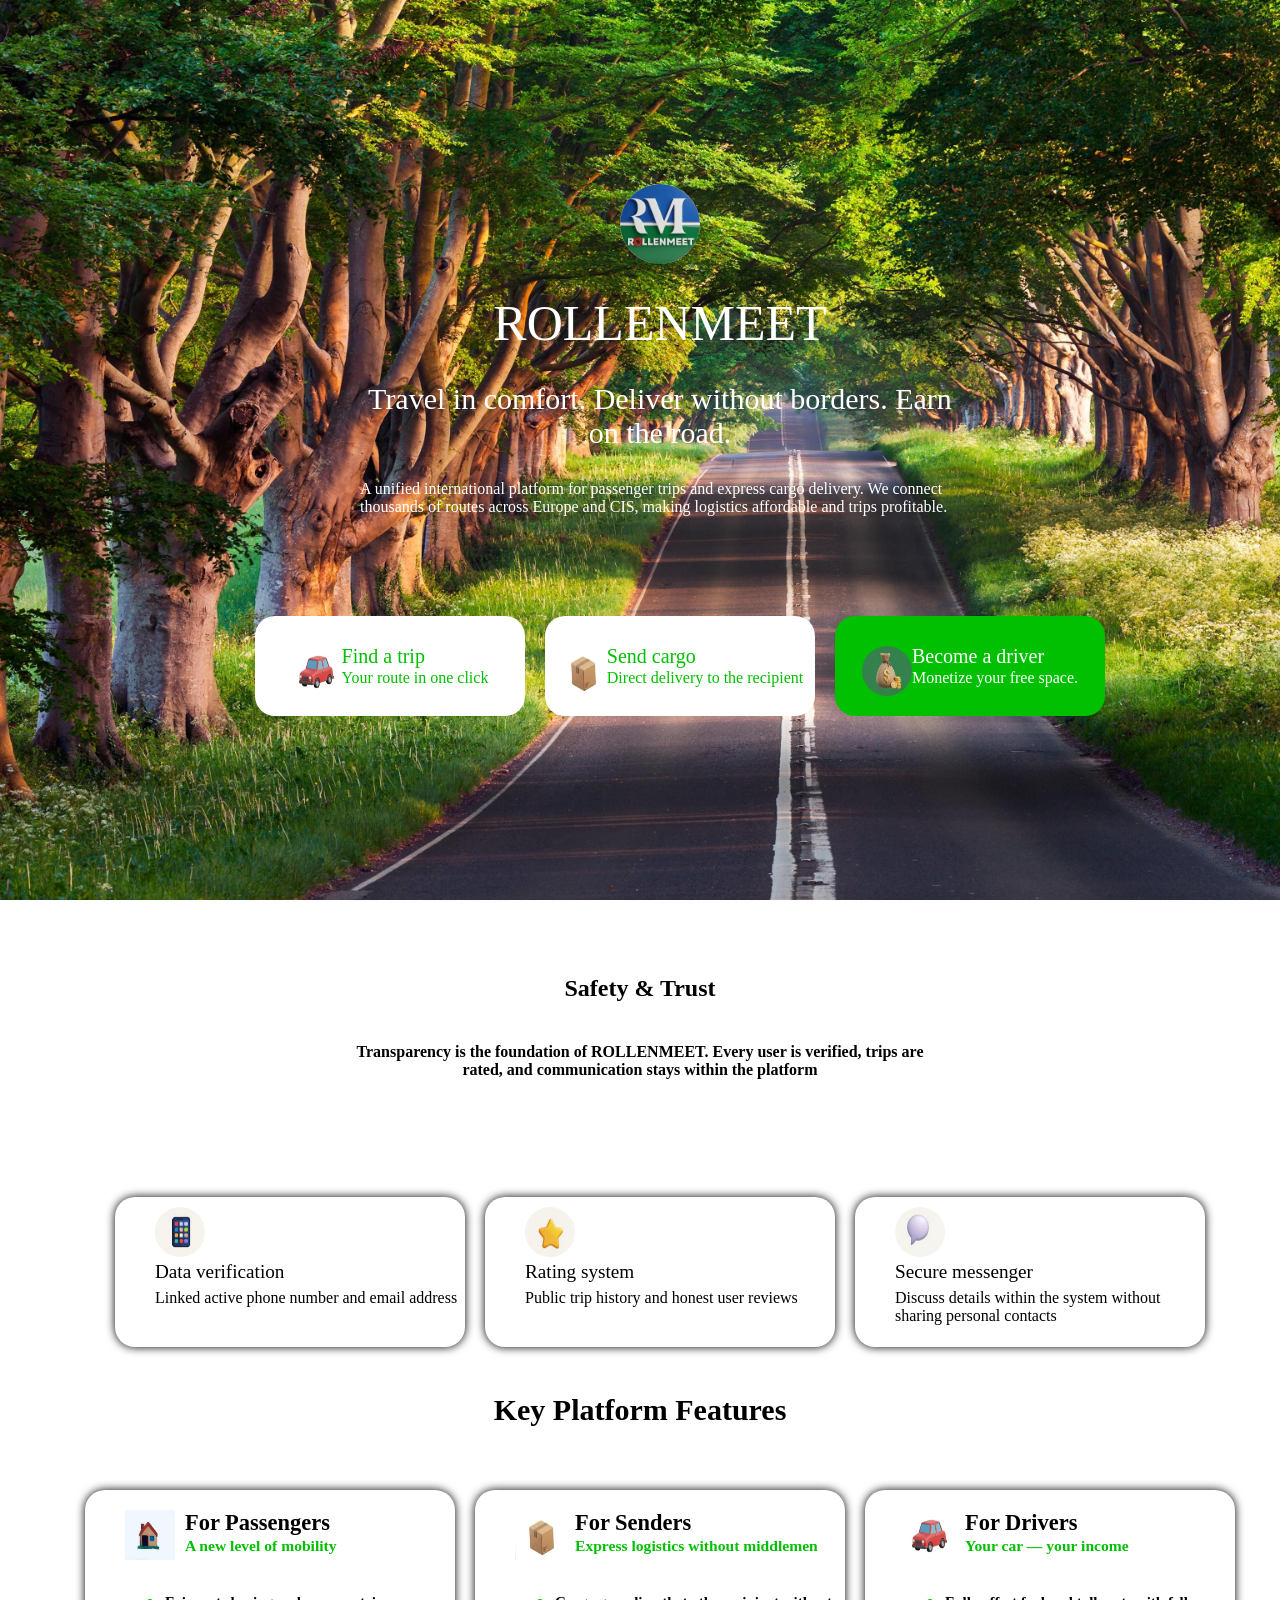
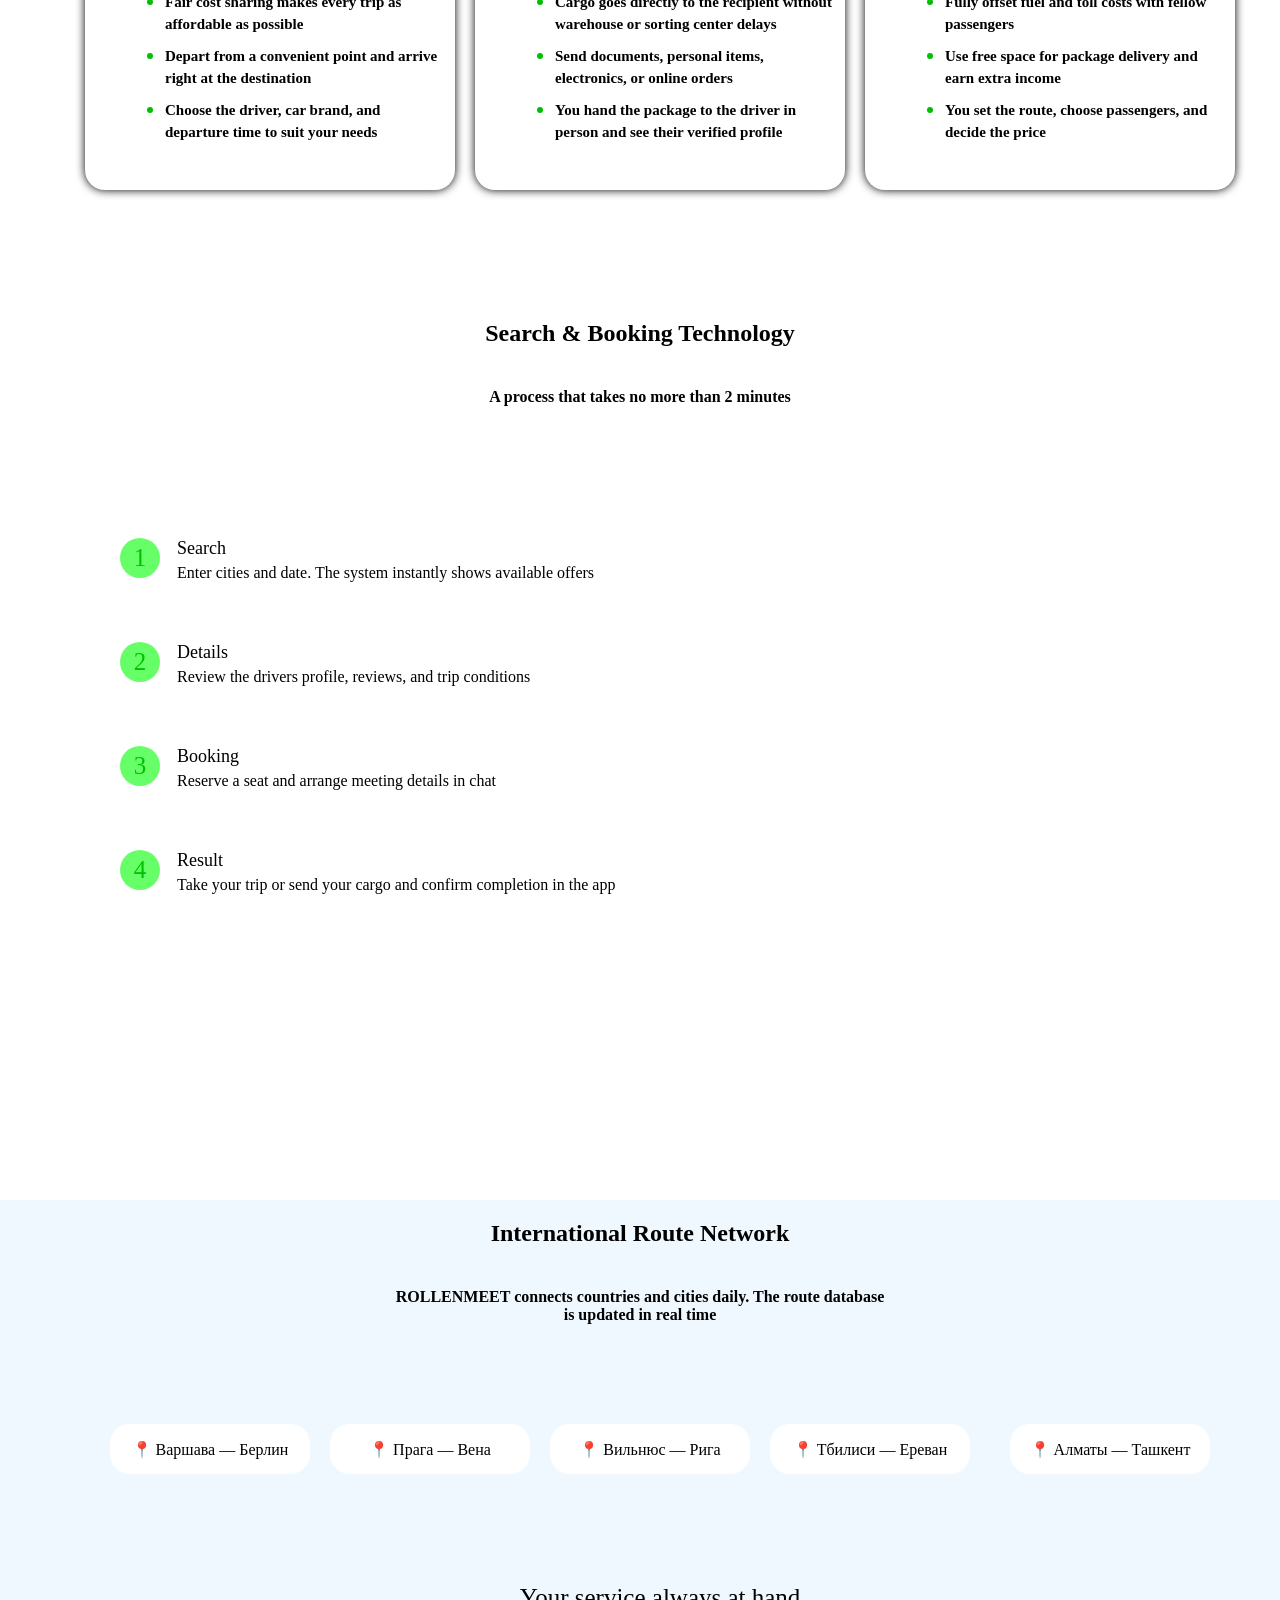
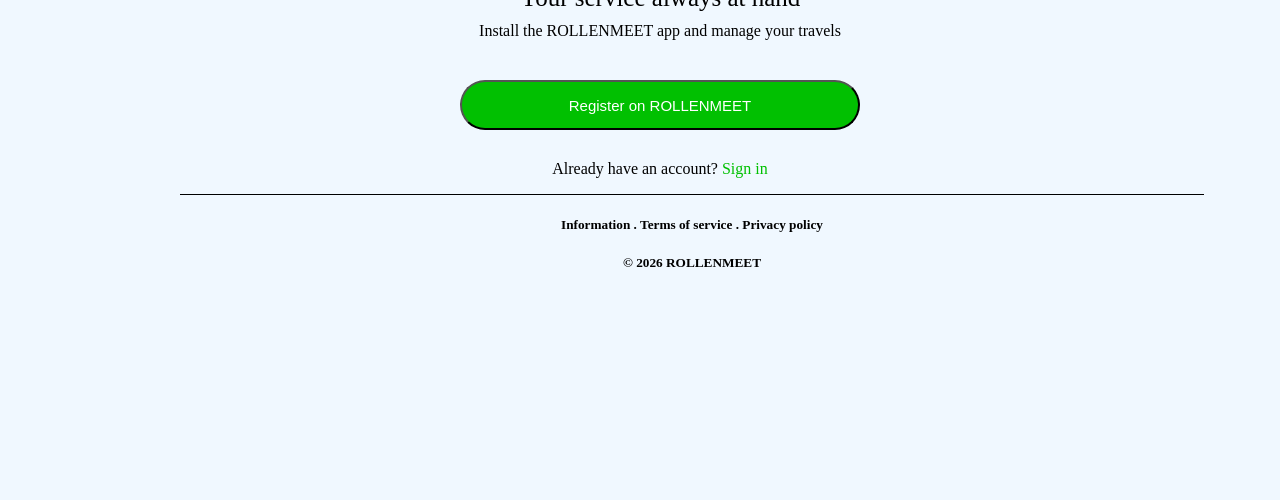
<file: index.html>
<!DOCTYPE html>
<html lang="en">

<head>
    <meta charset="UTF-8">
    <meta name="viewport" content="width=device-width, initial-scale=1.0">
    <title>ROLLENMEET</title>
    <link rel="stylesheet" href="st.css">
</head>

<body>
    <section class="c1">
        <ol class="login">
            <li class="l"><img class="logo" src="LOGO.jpeg" alt="Logo"></li>
            <li class="l1">ROLLENMEET</li>
            <li class="l2">Travel in comfort. Deliver without borders. Earn on the road.</li>
            <li class="l3"><span class="rep"> A unified international platform for passenger trips and express cargo
                    delivery. We
                    connect
                    thousands of
                    routes across Europe and CIS, making logistics affordable and trips profitable.</span></li>
            <li>
                <ol class="ico">
                    <a class="none" href="content.html">
                        <li class="ic-l">
                            <img class="icon" src="car.jpeg" alt="">
                            <span class="sss">
                                <span class="n1"> Find a trip</span>
                                <span class="n">Your route in one click</span>
                            </span>

                        </li>
                    </a>
                    <a class="none" href="content.html">
                        <li class="ic-l">
                            <img class="icon" src="BOX.jpeg" alt="">
                            <span class="sss">
                                <span class="n1"> Send cargo</span>
                                <span class="n">Direct delivery to the recipient</span>
                            </span>

                        </li>
                    </a>
                    <a class="none" href="content.html">
                        <li class="ic-l1"> <img class="icon" src="mone.jpeg" alt="">
                            <span class="sss">
                                <span class="n2"> Become a driver</span>
                                <span class="n3"> Monetize your free space.
                                </span>
                            </span>
                        </li>
                    </a>
                </ol>
            </li>
        </ol>
    </section>
    <section class="c2">
        <header class="head-c2">

            <h1>Safety & Trust</h1>
            <h4 class="hhead-c2">Transparency is the foundation of ROLLENMEET. Every user is verified, trips are rated,
                and communication stays within the platform<h4>
        </header>
        <div class="content">

            <ol class="ol1">
                <li class="c2-l">
                    <ol>
                        <li><img class="icon" src="phone.jpeg" alt=""></li>
                        <li>
                            <span class="s">
                                <span class="nc2">Data verification</span>
                                <span class="n22c2"> Linked active phone number and email address
                                </span>
                            </span>

                        </li>

                    </ol>
                </li>
                <li class="c2-l">
                    <ol>
                        <li><img class="icon" src="star.jpeg" alt=""></li>
                        <li>
                            <span class="s">
                                <span class="nc2">Rating system</span>
                                <span class="n22c2"> Public trip history and honest user reviews
                                </span>
                            </span>

                        </li>

                    </ol>
                </li>
                <li class="c2-l">
                    <ol>
                        <li><img class="icon" src="coment.jpeg" alt=""></li>
                        <li>
                            <span class="s">
                                <span class="nc2">Secure messenger</span>
                                <span class="n22c2"> Discuss details within the system without sharing personal contacts
                                </span>
                            </span>
                        </li>
                    </ol>
                </li>
            </ol>
            <h3 class="write">Key Platform Features<h3>
                    <ol class="ol2">
                        <li class="ol2-l">
                            <ol>
                                <li class="li-c2">
                                    <img class="icon-c2" src="home.jpeg" alt="">
                                    <span class="ssss">
                                        <span class="nc2">For Passengers</span>
                                        <span class="n2c2"> A new level of mobility
                                        </span>
                                    </span>
                                </li>
                                <li>
                                    <ol class="olo">
                                        <li><span class="write-c2">Fair cost sharing makes every trip as affordable as
                                                possible</span></li>
                                        <li><span class="write-c2"> Depart from a convenient point and arrive right at
                                                the destination
                                            </span></li>
                                        <li><span class="write-c2"> Choose the driver, car brand, and departure time to
                                                suit your needs</span></li>
                                    </ol>
                                </li>

                            </ol>
                        </li>
                        <li class="ol2-l">
                            <ol>
                                <li class="li-c2">
                                    <img class="icon-c2" src="BOX.jpeg" alt="">
                                    <span class="ssss">
                                        <span class="nc2"> For Senders</span>
                                        <span class="n2c2"> Express logistics without middlemen
                                        </span>
                                    </span>
                                </li>
                                <li>
                                    <ol class="olo">
                                        <li><span class="write-c2"> Cargo goes directly to the recipient without
                                                warehouse or sorting center delays</span></li>
                                        <li><span class="write-c2">Send documents, personal items, electronics, or
                                                online orders</span></li>
                                        <li><span class="write-c2">You hand the package to the driver in person and see
                                                their verified profile</span></li>
                                    </ol>
                                </li>

                            </ol>
                        </li>

                        <li class="ol2-l">
                            <ol>
                                <li class="li-c2">
                                    <img class="icon-c2" src="car.jpeg" alt="">
                                    <span class="ssss">
                                        <span class="nc2"> For Drivers</span>
                                        <span class="n2c2"> Your car — your income
                                        </span>
                                    </span>
                                </li>
                                <li>
                                    <ol class="olo">
                                        <li><span class="write-c2">Fully offset fuel and toll costs with fellow
                                                passengers</span></li>
                                        <li><span class="write-c2">Use free space for package delivery and earn extra
                                                income</span></li>
                                        <li><span class="write-c2">You set the route, choose passengers, and decide the
                                                price</span></li>
                                    </ol>
                                </li>

                            </ol>
                        </li>
                    </ol>
        </div>
    </section>
    <section class="c3">
        <header class="head-c3">
            <h2>Search & Booking Technology</h2>
            <h4>A process that takes no more than 2 minutes</h4>
        </header>
        <div class="content-c3">
            <ol class="list-c3">
                <li class="li-c3">
                    <div class="num-c3">1</div> <span>
                        <span class="n-c3">Search</span>
                        <span>Enter cities and date. The system instantly shows available offers</span>
                    </span>
                </li>
                <li class="li-c3">

                    <div class="num-c3">2</div> <span>
                        <span class="n-c3">Details</span>
                        <span>Review the drivers profile, reviews, and trip conditions</span>
                    </span>

                </li>
                <li class="li-c3">

                    <div class="num-c3">3</div> <span>
                        <span class="n-c3">Booking</span>
                        <span>Reserve a seat and arrange meeting details in chat</span>
                    </span>

                </li>
                <li class="li-c3">
                    <div class="num-c3">4</div> <span>
                        <span class="n-c3">Result</span>
                        <span>Take your trip or send your cargo and confirm completion in the app</span>
                    </span>
                </li>
            </ol>
        </div>
    </section>
    <section class="c4">
        <header class="head-c4">
            <h2>International Route Network</h2>
            <h4>ROLLENMEET connects countries and cities daily. The route database is updated in real time</h4>
        </header>
        <div class="content-c4">
            <ol class="list-c4">
                <li class="l-c4"><span>📍 Варшава — Берлин</span><span>📍 Прага — Вена</span><span>📍 Вильнюс —
                        Рига</span><span>📍 Тбилиси — Ереван</span>
                    <br><span>📍 Алматы — Ташкент</span>
                </li>
                <li class="l1-c4">
                    <span class="span">
                        Your service always at hand</span>
                    <span class="span1">Install the ROLLENMEET app and manage your travels</span>
                </li>
                <li class="l3-c4"><button class="btn"><a class="btnli" href="signup.html">Register on
                            ROLLENMEET</a></button></li>
                <li class="l4-c4">Already have an account? <a class="lin" href="signin.html">Sign in</a></li>
            </ol>
        </div>
        <footer class="end">
            <h5><span><a class="endli" href="">Information</a> </span> . <span><a class="endli" href="">Terms of
                        service</a></span> . <span><a class="endli" href="">Privacy policy</a></span></h5>
            <h5>© 2026 ROLLENMEET</h5>
        </footer>
    </section>
</body>

</html>
</file>
<file: st.css>
* {
    box-sizing: border-box;
}

body {
    margin: 0;
    padding: 0;
}

a {
    text-decoration: none;
}

ol {
    list-style: none;
}

.c1 {
    width: 100%;
    height: 100vh;
    background-image: url(back.jpg);
    background-repeat: no-repeat;
    background-size: cover;
    display: flex;
    justify-content: center;
    align-items: center;
}

.logo {
    width: 80px;
    height: 80px;
    border-radius: 50%;
}

.login {
    display: flex;
    flex-direction: column;
    align-items: center;
    gap: 30px;
}

.login>li {
    width: 600px;
    display: flex;
    justify-content: center;
    align-items: center;
}

.l1 {
    font-size: 50px;
    color: white;
}

.l2 {
    font-size: 30px;
    color: white;
    text-align: center;
}

.l3 {
    color: white;
}

.ico {
    margin-top: 70px;
    display: flex;
    flex-direction: row;
    gap: 20px;

}

.ico>li {
    margin-right: 40px;
    margin-top: 50px;
    display: flex;
    flex-direction: row;
    gap: 20px;
}

.icon {
    margin-top: 10px;
    width: 50px;
    height: 50px;
    border-radius: 50%;


}

.ic-l {
    width: 270px;
    height: 100px;
    background-color: rgb(255, 255, 255);
    display: flex;
    justify-content: center;
    align-items: center;
    border-radius: 20px;
}

.ic-l:hover {
    scale: 1.1;
    border: 2px solid rgb(1, 192, 1);
    ;
    background-color: rgba(1, 192, 1, 0.299);

    .n1 {
        color: white;
    }

    .n {
        color: white;

    }
}

.ic-l1 {
    width: 270px;
    height: 100px;
    background-color: rgb(1, 192, 1);

    display: flex;
    justify-content: center;
    align-items: center;
    border-radius: 20px;
}

.ic-l1>h5 {
    color: white;
}

.ic-l1:hover {
    scale: 1.1;
}


.n2 {
    font-size: 20px;
    color: white;
}

.n3 {

    color: white;
}

.n1 {
    font-size: 20px;
    color: rgb(1, 192, 1);
}



.n {
    color: rgb(1, 192, 1);
}

.c2 {
    width: 100%;
    height: 100vh;
}

.head-c2 {
    margin-top: 100px;
    width: 100%;
    height: 12vh;
    display: flex;
    flex-direction: column;
    justify-content: center;
    align-items: center;
}

.hhead-c2 {
    padding-bottom: 10px;
    width: 600px;
    text-align: center;
}

.content {
    width: 100%;
    height: 88vh;
    display: flex;
    flex-direction: column;
    align-items: center;
    justify-content: center;
}

.ol1 {
    display: flex;
    flex-direction: row;
    align-items: center;
    gap: 20px;
}

.c2-l {
    width: 350px;
    height: 150px;
    background-color: white;
    border-radius: 20px;
    box-shadow: 0 0 10px black;
}

.c2-l:hover {
    scale: 1.1;

}

.s {
    display: flex;
    flex-direction: column;
    gap: 6px;
}

.ol2 {
    display: flex;
    flex-direction: row;
    gap: 20px;
}


.ol2-l {
    border-radius: 20px;
    padding-right: 10px;
    width: 370px;
    height: 300px;
    background-color: white;
    box-shadow: 0 0 10px black;
}

.ol2-l:hover {
    scale: 1.1;

}

.li-c2 {
    padding-top: 10px;
    display: flex;
    flex-direction: row;
}

.write {
    width: 100%;
    height: 30px;
    text-align: center;
    font-size: 30px;
}

.icon-c2 {
    width: 50px;
    height: 50px;
    margin-top: 10px;
    margin-right: 10px;
}

.dot {
    margin-right: 10px;
    font-size: 20px;
    color: aquamarine;
}

.olo {
    margin-top: 30px;
    list-style: disc;
    color: rgb(1, 192, 1);
    display: flex;
    flex-direction: column;
    gap: 10px;
}

.write-c2 {
    font-size: 15px;
    color: black;
}

.sss {
    display: flex;
    flex-direction: column;
    gap: 1px;
}

.nc2 {
    font-size: larger;
}

.n2c2 {
    font-size: smaller;
    color: rgb(1, 192, 1);
}

.ssss {
    padding-top: 10px;
    display: flex;
    flex-direction: column;
    gap: 1px;
}

.c3 {
    width: 100%;
    height: 100vh;
    background-color: white;
}

.head-c3 {
    width: 100%;
    height: 12vh;
    display: flex;
    flex-direction: column;
    align-items: center;
}

.list-c3 {
    margin-left: 80px;
    margin-top: 130px;
    display: flex;
    flex-direction: column;
    gap: 60px;
}

.li-c3 {
    display: flex;
    flex-direction: row;
    gap: 17px;
}

.li-c3>span {
    display: flex;
    flex-direction: column;
    gap: 5px;
}

.num-c3 {
    width: 40px;
    height: 40px;
    background-color: rgba(5, 255, 5, 0.607);
    color: rgb(1, 192, 1);
    ;
    display: flex;
    justify-content: center;
    align-items: center;
    border-radius: 50%;
    font-size: 25px;
}

.n-c3 {
    font-size: large;
}

.c4 {
    width: 100%;
    height: 100vh;
    background-color: aliceblue;
}

.head-c4 {
    width: 100%;
    height: 12vh;
    display: flex;
    flex-direction: column;
    align-items: center;
}

.head-c4>h4 {
    width: 500px;
    text-align: center;
}

.content-c4 {
    margin-top: 100px;
    width: 100%;
    display: flex;
    flex-direction: column;
    justify-content: center;
    align-items: center;
}

.list-c4 {
    display: flex;
    flex-direction: column;
    justify-content: center;
    align-items: center;
    gap: 10px;
}

.l-c4 {
    text-align: center;
    display: flex;
    flex-direction: row;
    gap: 20px;
}

.l-c4>span {
    width: 200px;
    height: 50px;
    text-align: center;
    border-radius: 20px;
    background-color: white;
    display: flex;
    justify-content: center;
    align-items: center;
}

.l-c4>span:hover {
    scale: 1.1;
}


.l1-c4 {
    margin-top: 100px;
    display: flex;
    flex-direction: column;
    justify-content: center;
    align-items: center;
    gap: 10px;

}

.span {
    font-size: 25px;

}

.btn {
    margin-top: 30px;
    width: 400px;
    height: 50px;
    background-color: rgb(1, 192, 1);
    border-radius: 50px;
    text-align: center;
}

.btn:hover {
    box-shadow: 0 0 10px rgb(1, 192, 1);
}

.btnli {
    text-decoration: none;
    color: white;
    font-size: 15px;
}

.l4-c4 {
    margin-top: 20px;
}

.lin {
    text-decoration: none;
    color: rgb(1, 192, 1);
}

.lin:hover {
    text-decoration: underline;
    color: rgb(1, 192, 1);
}

.end {
    margin-left: 180px;
    width: 80%;
    border-top: 1px solid black;
    text-align: center;
}

.endli {
    color: black;
    text-decoration: none;
}

.endli:hover {
    color: rgb(1, 192, 1);

}

.body3 {
    position: relative;
    display: flex;
    flex-direction: column;
}

.tece {
    display: flex;
    flex-direction: row;
}

.list-con {
    width: 18%;
    height: 100vh;
    background-color: white;
    z-index: 1;
}

.head-tec {
    margin-left: 10px;
    margin-top: 20px;
    display: flex;
    flex-direction: row;
    gap: 3px;
    justify-content: center;
    align-items: center;

}

.finish {
    width: 230px;
    height: 60px;
    background-color: white;
    color: black;

    margin-top: 20px;
    display: flex;
    flex-direction: row;
    padding-left: 30px;
    gap: 3px;
    align-items: center;
    font-size: 15px;
    padding-right: 20px;
    border-radius: 20px;
    font-size: 20px;
    text-decoration: none;
}

.finish:hover {
    background-color: rgb(1, 192, 1);
    text-decoration: none;
    color: black;

    .ll1 {
        color: black;
    }
}

.ll1 {
    color: rgb(1, 192, 1);
}


.ll {
    padding-left: 2px;
}

.list-tec {
    border-top: 1px solid black;
    padding-left: 20px;
    margin-top: 10px;
    width: 100%;
    display: flex;
    flex-direction: column;
    gap: 2px;

}

.contentTec {
    width: 82%;
    height: 100vh;
    background-color: white;
    display: flex;
    flex-direction: column;
    align-items: center;


}

.headfin {
    width: 100%;
    height: 10vh;
    text-align: start;
    border-bottom: 1px solid black;
    font-size: 20px;
    padding-left: 10px;
    display: flex;
    align-items: center;
}

.divfin {
    margin-top: 30px;
    width: 1100px;
    height: 80px;
    background-color: white;
    display: flex;
    flex-direction: row;
    justify-content: center;
    align-items: center;
    gap: 20px;
    margin-left: 80px;
    border-radius: 20px;
    box-shadow: 0 0 10px black;
}

.load {
    margin-top: 150px;
    display: flex;
    flex-direction: column;
    justify-content: center;
    align-items: center;
}

.in {
    width: 30px;
    font-size: 50px;
    height: 60px;
    color: rgb(1, 192, 1);
}

.hidden {
    display: none;
}

.overlay {
    position: fixed;
    inset: 0;
    background: rgba(0, 0, 0, 0.4);
    z-index: 999;
}

.filter-box {
    position: fixed;
    bottom: 0;
    left: 0;
    width: 100%;
    height: 60%;
    background: #fff;
    border-radius: 20px 20px 0 0;
    box-shadow: 0 -5px 20px rgba(0, 0, 0, 0.2);
    z-index: 1000;
    padding: 20px;
    animation: slideUp 0.3s ease;
}

@media(max-width:500px) {
    .c1 {
        width: 100%;
        height: 100vh;
        background-image: url(back.jpg);
        background-repeat: inherit;
        background-size: cover;
        background-position: center;
        display: flex;
        flex-direction: column;
        align-items: center;
        justify-content: start;


    }

    .login {
        width: 300px;
        height: 250px;
    }

    .logo {
        width: 50px;
        height: 50px;
        border-radius: 50%;
    }

    .l1 {
        font-size: 20px;
    }

    .l2 {
        font-size: 15px;
    }

    .l3 {
        width: 100px;
        height: 100px;
        font-size: 10px;
    }

    .rep {
        width: 350px;
        text-align: center;
    }

    .ico {
        margin-right: 40px;
        padding-bottom: 20px;
        display: flex;
        flex-direction: column;
    }

    .c2 {

        width: 100%;
        height: fit-content;
        display: flex;
        flex-direction: column;
        justify-content: start;
        align-items: center;
    }

    .head-c2 {
        width: 100%;
        height: 12vh;
    }

    .hhead-c2 {
        width: 300px;
        height: 100px;
        font-size: 13px;
    }

    .content {
        width: 100%;
        height: fit-content;
    }

    .ol1 {
        margin-right: 40px;
        margin-top: 60px;
        display: flex;
        flex-direction: column;
        align-items: center;
        justify-content: center;
    }

    .ol2 {
        margin-right: 40px;
        display: flex;
        flex-direction: column;
        align-items: center;
        justify-content: center;
    }

    .c3 {
        width: 100%;
        height: fit-content;
    }

    .list-c3 {
        margin-right: 20px;
    }

    .c4 {
        width: 100%;
        height: fit-content;
    }

    .head-c4>h4 {
        width: 300px;
        height: 100px;
        font-size: 15px;
    }

    .l-c4 {
        margin-right: 60px;
        display: flex;
        flex-direction: column;
    }

    .end {
        margin-right: 40px;
        width: 200px;
        height: fit-content;
        border-top: 1px solid black;

    }

    .end>h5 {
        margin-right: 40px;
        width: 200px;
        margin-right: 300px;
        display: flex;
        flex-direction: column;
    }

    .btn {
        margin-right: 40px;
    }

    .body3 {
        width: 100%;
        height: 100vh;
        position: relative;
    }

    .head-tec {
        width: 0px;
        height: 0px;
        color: white;
        background-color: white;
        border-bottom: none;
    }

    .ll {
        width: 0px;
        height: 0px;
        color: white;
    }

    .contentTec {
        position: absolute;
        bottom: 400px;
        width: 100%;
        height: 12vh;
    }

    .tece {
        width: 100%;
        height: 50vh;
        position: absolute;
        top: 600px;
        width: 100%;
        height: 12vh;
        border-bottom: none;
    }

    .list-tec {
        top: -0px;
        position: absolute;
        width: 100%;
        height: 12vh;
        display: flex;
        flex-direction: row;
        border: none;
        border-radius: 20px;
        z-index: -1;
    }

    .headfin {
        position: absolute;
        bottom: 220px;
        border-bottom: 1px solid rgb(1, 192, 1);
    }

    .divfin {
        position: absolute;
        right: 60px;
        top: -130px;
        width: 350px;
        height: 500px;
        background-color: white;
        display: flex;
        flex-direction: column;
        align-items: center;
        gap: 20px;
    }

    .inpput {
        width: 200px;
        height: 50px;
        text-align: center;
        border-radius: 20px;
    }

    .inpput1 {
        width: 150px;
        height: 50px;
        border-radius: 20px;
        background-color: rgb(1, 192, 1);
        color: white;
    }

    .inpput2 {
        width: 100px;
        height: 50px;
        border-radius: 20px;
        background-color: rgb(1, 192, 1);
        color: white;
    }

    .list-con {
        position: relative;
        display: flex;
        flex-direction: row;
        border: none;
    }

    .csc {
        left: 200px;
        position: absolute;
    }

    .finish {
        width: 50px;
        height: 50px;

    }

    .finish:hover {
        background-color: white;
    }

    .css {
        top: 25px;
        left: 380px;
        position: absolute;
    }

    .ssc {
        top: 25px;
        left: 300px;
        position: absolute;
    }

    .ggg {
        top: 25px;
        left: 120px;
        position: absolute;
    }

    .ccs {
        top: 25px;
        left: 35px;
        position: absolute;
    }

    .plus {
        width: 50px;
        height: 50px;
        background-color: rgb(1, 192, 1);
        color: white;
        border-radius: 50%;
        display: flex;
        align-items: center;
        justify-content: center;
    }

    .car {
        color: black;
    }

    .fliter-header {
        position: fixed;
        top: 240px;
    }

    .filter-content {
        width: 100%;
        height: fit-content;
        top: 200px;
        position: fixed;
        background-color: white;
        border-radius: 20px;
        z-index: 5;
    }

    .options {
        width: 100%;
        height: 150px;
        display: flex;
        flex-direction: column;
        justify-content: center;
        align-items: center;
        gap: 8px;
    }

    .pill {
        width: 400px;
        height: 50px;
        border-radius: 20px;
        background-color: rgb(1, 192, 1);
        color: white;
    }

    .x {
        left: 440px;
        top: 210px;
        position: fixed;
        color: black;
        z-index: 6;
    }

    .apply-btn {
        width: 400px;
        height: 40px;
        border-radius: 20px;
        background-color: rgb(1, 192, 1);
        color: white;
        margin-top: 20px;
        margin-left: 40px;
    }

    .title {
        margin-top: 20px;
        margin-left: 10px;
    }




}
</file>
